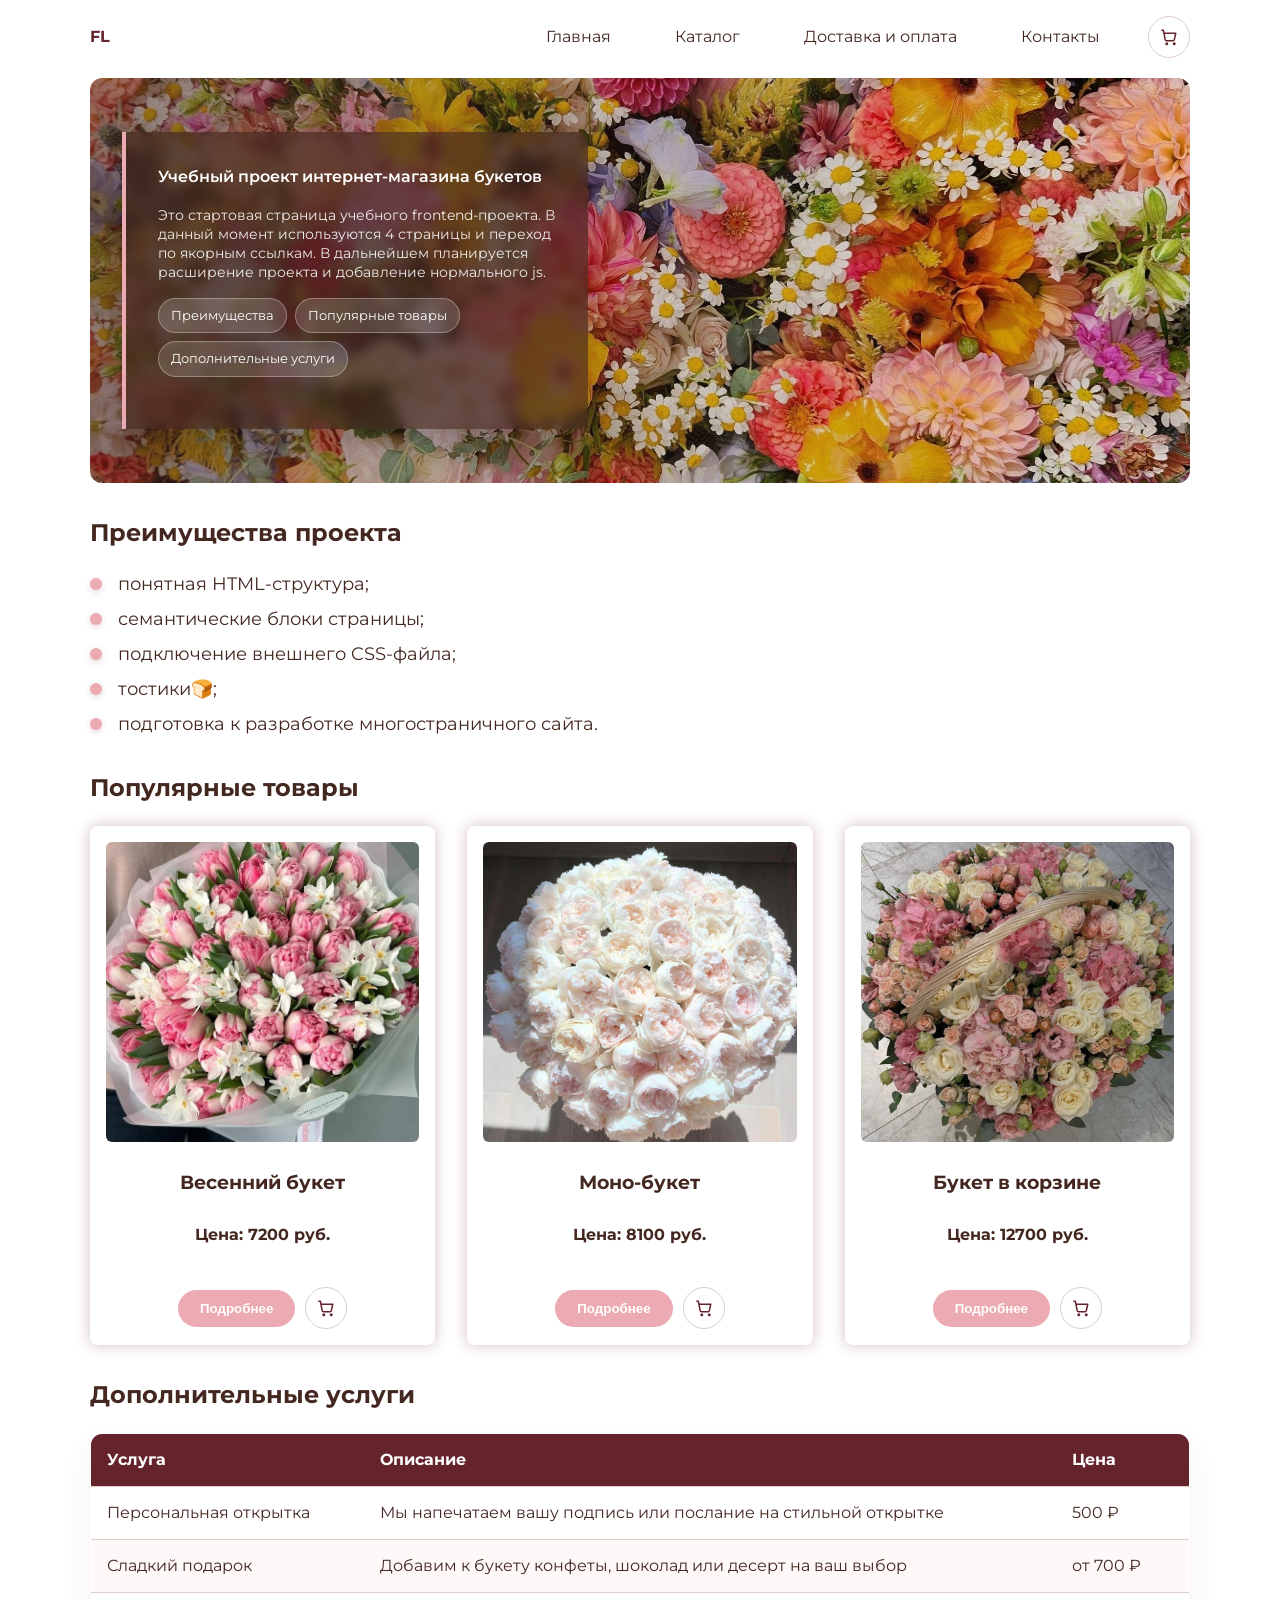
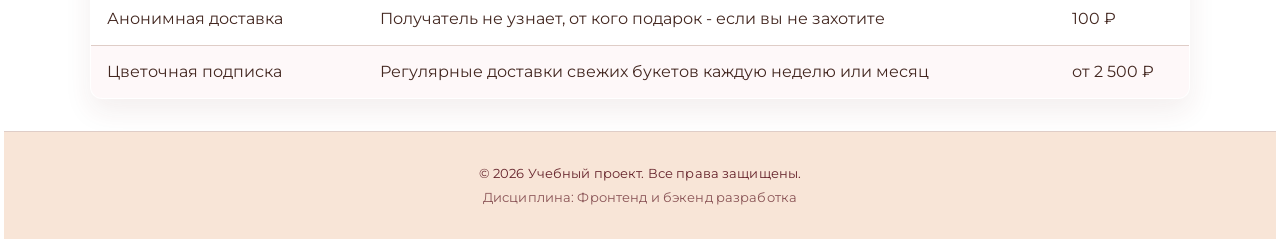
<file: index.html>
<!DOCTYPE html>
<html lang="ru">
  <head>
    <meta charset="UTF-8" />
    <meta name="viewport" content="width=device-width, initial-scale=1.0" />
    <title>Учебный интернет-магазин цветов</title>
    <link href="https://fonts.googleapis.com/css2?family=Montserrat:wght@300;400;700&display=swap" rel="stylesheet" />
    <link rel="stylesheet" href="css/style.css" />
    <link rel="icon" href="images/icon.png" type="image/png" />
    <script src="js/main.js" defer></script>
    <meta property="og:type" content="website" />
    <meta property="og:title" content="Учебный интернет-магазин цветов" />
    <meta property="og:description" content="Учебный frontend-проект интернет-магазина цветов." />
    <meta property="og:image" content="https://menvika.github.io/kr1-html-css-shop/images/сatalog.jpg" />
  </head>
  <body>
    <svg class="icon-sprite" aria-hidden="true" focusable="false" style="display: none">
      <symbol id="icon-cart" viewBox="0 0 24 24" fill="none" stroke="currentColor" stroke-width="2" stroke-linecap="round" stroke-linejoin="round">
        <circle cx="9" cy="21" r="1"></circle>
        <circle cx="19" cy="21" r="1"></circle>
        <path d="M2.5 3h2l2.4 12.4a2 2 0 0 0 2 1.6h8.2a2 2 0 0 0 2-1.6L21 7H6"></path>
      </symbol>
    </svg>
    <header>
      <div class="site-header">
        <nav class="site-nav" aria-label="Основная навигация">
          <a class="site-logo" href="index.html">FL</a>
          <ul class="site-nav__list">
            <li><a href="index.html">Главная</a></li>
            <li><a href="catalog.html">Каталог</a></li>
            <li><a href="dostav.html">Доставка и оплата</a></li>
            <li><a href="contacts.html">Контакты</a></li>
            <li>
              <button class="cart-button" type="button" id="header-basket" aria-label="Корзина">
                <svg viewBox="0 0 24 24" aria-hidden="true"><use href="#icon-cart"></use></svg>
              </button>
            </li>
          </ul>
        </nav>
      </div>
    </header>
    <main>
      <section class="hero">
        <section class="hero-image">
          <div class="hero-content">
            <div class="hero-desc">
              <h1 class="hero-title">Учебный проект интернет-магазина букетов</h1>
              <p>
                Это стартовая страница учебного frontend-проекта. В данный момент
                используются 4 страницы и переход по якорным ссылкам. В
                дальнейшем планируется расширение проекта и добавление нормального
                js.
              </p>
            </div>

            <nav class="hero-links">
              <ul>
                <li><a href="index.html#advantages">Преимущества</a></li>
                <li><a href="index.html#popular">Популярные товары</a></li>
                <li><a href="index.html#dopoln">Дополнительные услуги</a></li>
              </ul>
            </nav>
          </div>
        </section>
      </section>

      <section class="section" id="advantages">
        <h2>Преимущества проекта</h2>

        <ul class="advantages-list">
          <li>понятная HTML-структура;</li>
          <li>семантические блоки страницы;</li>
          <li>подключение внешнего CSS-файла;</li>
          <li>тостики🍞;</li>
          <li>подготовка к разработке многостраничного сайта.</li>
        </ul>
      </section>

      <section class="section" id="popular">
        <h2>Популярные товары</h2>

        <div class="products-grid">
          <article class="product-card">
            <img src="images/fl1.jpg" class="product-card__image" alt="Весенний букет" />
            <h3>Весенний букет</h3>
            <p class="product-price">Цена: 7200 руб.</p>
            <div class="product-card__actions"> 
              <button class="button product-card__button" type="button" data-product="Весенний букет"> Подробнее </button> 
              <button class="cart-button" type="button" aria-label="Корзина">
                <svg viewBox="0 0 24 24" aria-hidden="true"><use href="#icon-cart"></use></svg>
              </button>
            </div>
          </article>

          <article class="product-card">
            <img src="images/fl2.jpg" class="product-card__image" alt="Моно-букет" />
            <h3>Моно-букет</h3>
            <p class="product-price">Цена: 8100 руб.</p>
            <div class="product-card__actions"> 
              <button class="button product-card__button" type="button" data-product="Моно-букет"> Подробнее </button> 
             <button class="cart-button" type="button" aria-label="Корзина">
                <svg viewBox="0 0 24 24" aria-hidden="true"><use href="#icon-cart"></use></svg>
              </button>
            </div>
          </article>

          <article class="product-card">
            <img src="images/fl3.jpg" class="product-card__image" alt="Букет в корзине" />
            <h3>Букет в корзине</h3>
            <p class="product-price">Цена: 12700 руб.</p>
            <div class="product-card__actions"> 
              <button class="button product-card__button" type="button" data-product="Букет в корзине"> Подробнее </button> 
              <button class="cart-button" type="button" aria-label="Корзина">
                <svg viewBox="0 0 24 24" aria-hidden="true"><use href="#icon-cart"></use></svg>
              </button>
            </div>
          </article>
        </div>
      </section>

      <div class="toast" id="toast" role="status" aria-live="polite">
        <img class="toast__image" src="images/cat_toast1.gif" alt="">
        <span class="toast__text" id="toast-text"></span>
      </div>

      <section id="dopoln" class="section">
        <h2>Дополнительные услуги</h2>

        <table class="services-table">
          <thead>
            <tr>
              <th>Услуга</th>
              <th>Описание</th>
              <th>Цена</th>
            </tr>
          </thead>

          <tbody>
            <tr>
              <td>Персональная открытка</td>
              <td>Мы напечатаем вашу подпись или послание на стильной открытке</td>
              <td>500 ₽</td>
            </tr>

            <tr>
              <td>Сладкий подарок</td>
              <td>Добавим к букету конфеты, шоколад или десерт на ваш выбор</td>
              <td>от 700 ₽</td>
            </tr>

            <tr>
              <td>Анонимная доставка</td>
              <td>Получатель не узнает, от кого подарок - если вы не захотите</td>
              <td>100 ₽</td>
            </tr>

            <tr>
              <td>Цветочная подписка</td>
              <td>Регулярные доставки свежих букетов каждую неделю или месяц</td>
              <td>от 2 500 ₽</td>
            </tr>
          </tbody>
        </table>
      </section>

      <footer>
        <p>&copy; 2026 Учебный проект. Все права защищены.</p>
        <p>Дисциплина: Фронтенд и бэкенд разработка</p>
      </footer>
    </main>
  </body>
</html>
</file>
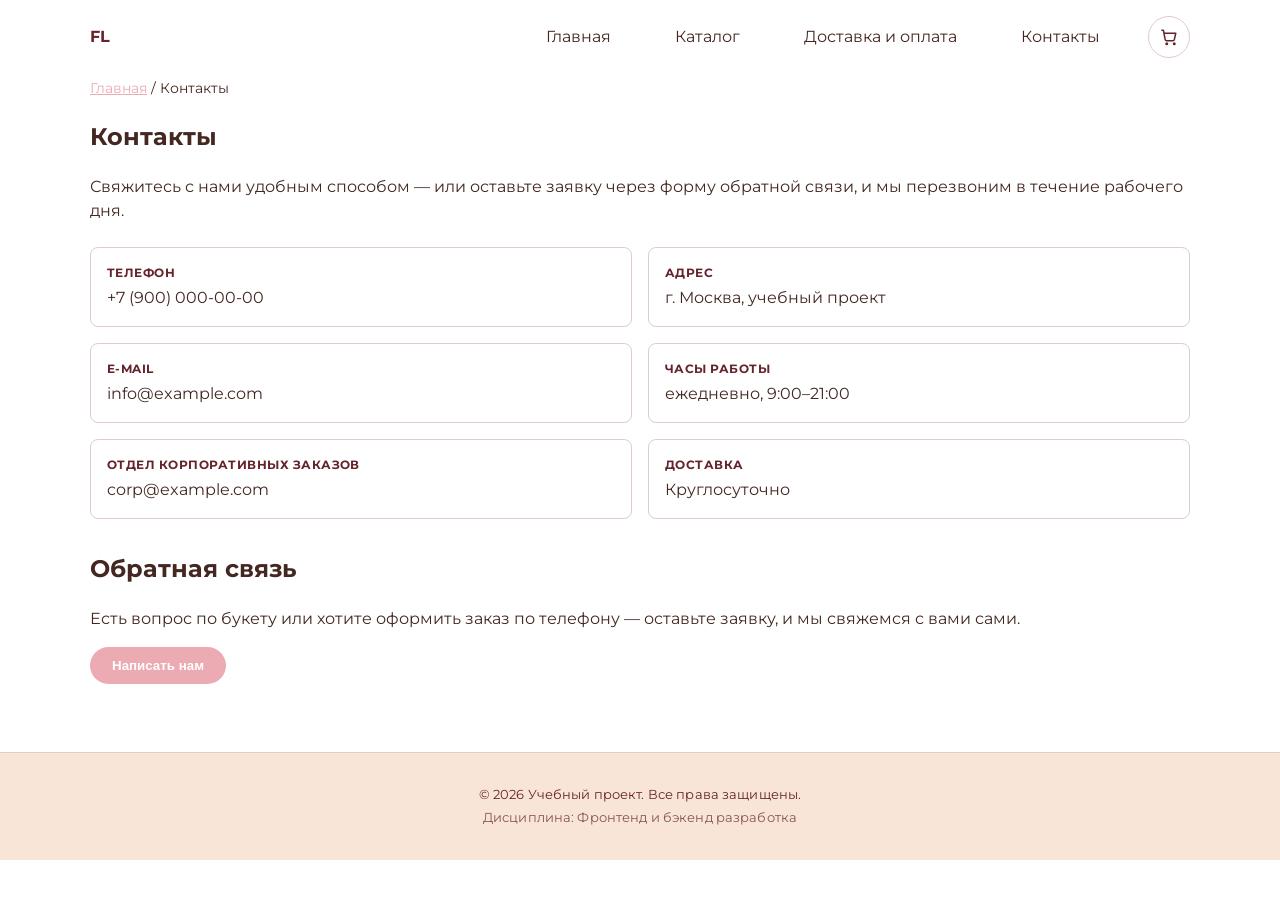
<file: contacts.html>
<!DOCTYPE html>
<html lang="ru">
<head>
  <meta charset="UTF-8">
  <meta name="viewport" content="width=device-width, initial-scale=1.0">
  <meta name="description" content="Контактная информация учебного интернет-магазина.">
  <title>Контакты — Учебный интернет-магазин</title>
  <link href="https://fonts.googleapis.com/css2?family=Montserrat:wght@300;400;700&display=swap" rel="stylesheet">
  <link rel="stylesheet" href="css/style.css">
  <link rel="icon" href="images/icon.png" type="image/png">
  <script src="js/main.js" defer></script>
  <meta property="og:type" content="website">
  <meta property="og:title" content="Учебный интернет-магазин">
  <meta property="og:description" content="Учебный frontend-проект интернет-магазина.">
  <meta property="og:image" content="https://menvika.github.io/kr1-html-css-shop/images/сatalog.jpg">
</head>
<body data-page="contacts">
  <svg class="icon-sprite" aria-hidden="true" focusable="false" style="display: none">
    <symbol id="icon-cart" viewBox="0 0 24 24" fill="none" stroke="currentColor" stroke-width="2" stroke-linecap="round" stroke-linejoin="round">
      <circle cx="9" cy="21" r="1"></circle>
      <circle cx="19" cy="21" r="1"></circle>
      <path d="M2.5 3h2l2.4 12.4a2 2 0 0 0 2 1.6h8.2a2 2 0 0 0 2-1.6L21 7H6"></path>
    </symbol>
  </svg>
  <header>
    <div class="site-header">
        <nav class="site-nav" aria-label="Основная навигация">
          <a class="site-logo" href="index.html">FL</a>
          <ul class="site-nav__list">
            <li><a href="index.html">Главная</a></li>
            <li><a href="catalog.html">Каталог</a></li>
            <li><a href="dostav.html">Доставка и оплата</a></li>
            <li><a href="contacts.html">Контакты</a></li>
            <li>
              <button class="cart-button" type="button" id="header-basket"aria-label="Корзина">
                <svg viewBox="0 0 24 24" aria-hidden="true"><use href="#icon-cart"></use></svg>
              </button>
            </li>
          </ul>
        </nav>
      </div>
  </header>

  <main>
    <nav class="breadcrumbs" aria-label="Хлебные крошки">
      <a href="index.html">Главная</a>
      <span>/ Контакты</span>
    </nav>

    <section class="section">
      <h1>Контакты</h1>
      <p>
        Свяжитесь с нами удобным способом — или оставьте заявку через форму
        обратной связи, и мы перезвоним в течение рабочего дня.
      </p>

      <ul class="contact-list">
        <li>
          <span class="contact-list__label">Телефон</span>
          <a href="tel:+79000000000">+7 (900) 000-00-00</a>
        </li>
        <li>
          <span class="contact-list__label">Адрес</span>
          г. Москва, учебный проект
        </li>
        <li>
          <span class="contact-list__label">E-mail</span>
          <a href="mailto:info@example.com">info@example.com</a>
        </li>
        <li>
          <span class="contact-list__label">Часы работы</span>
          ежедневно, 9:00–21:00
        </li>
        <li>
          <span class="contact-list__label">Отдел корпоративных заказов</span>
          <a href="mailto:corp@example.com">corp@example.com</a>
        </li>
        <li>
          <span class="contact-list__label">Доставка</span>
          Круглосуточно</a>
        </li>
      </ul>
    </section>

    <section class="section" id="feedback">
      <h2>Обратная связь</h2>
      <p>
        Есть вопрос по букету или хотите оформить заказ по телефону —
        оставьте заявку, и мы свяжемся с вами сами.
      </p>

      <button type="button" class="button" id="open-order-dialog">Написать нам</button>
    </section>
  </main>

  <dialog class="order-dialog" id="contact-order-dialog" aria-labelledby="contact-order-dialog-title">
    <div class="order-dialog__body">
      <button class="dialog-close" type="button" id="close-contact-order-dialog" aria-label="Закрыть">×</button>

      <p class="dialog-eyebrow">Обратная связь</p>
      <h2 id="contact-order-dialog-title">Оставить заявку</h2>
      <p class="order-dialog__lead">Заполните форму — ответим по указанному телефону или почте.</p>

      <form class="order-form" id="contact-order-form" action="#" method="post" novalidate>
        <div class="form-field">
          <label for="order-name">Имя</label>
          <input id="order-name" name="name" type="text" placeholder="Введите ваше имя" minlength="2" autocomplete="given-name" required>
        </div>

        <div class="form-field">
          <label for="order-email">E-mail</label>
          <input id="order-email" name="email" type="email" placeholder="example@mail.ru" autocomplete="email" required>
        </div>

        <div class="form-field">
          <label for="order-phone">Телефон</label>
          <input id="order-phone" name="phone" type="tel" inputmode="tel" placeholder="+7 (900) 000-00-00" pattern="^\+7 \(\d{3}\) \d{3}-\d{2}-\d{2}$" required>
          <small>Формат: +7 (900) 000-00-00</small>
        </div>

        <div class="form-field">
          <label for="order-date">Дата связи</label>
          <input id="order-date" name="date" type="date">
        </div>

        <div class="form-field">
          <label for="order-comment">Комментарий</label>
          <textarea id="order-comment" name="comment" rows="4" placeholder="Укажите дополнительную информацию"></textarea>
        </div>

        <div class="form-field form-field--checkbox">
          <label>
            <input id="order-agreement" name="agreement" type="checkbox" required> Я согласен на обработку данных
          </label>
        </div>

        <div class="form-actions">
          <button type="submit" class="button">Отправить заявку</button>
        </div>
      </form>
    </div>
     <div id="success-message" class="success-message" hidden>
      <strong>Заявка успешно отправлена!</strong>
      <p>Спасибо! Мы свяжемся с вами в ближайшее время.</p>
    </div>
  </dialog>

  <footer>
    <p>&copy; 2026 Учебный проект. Все права защищены.</p>
    <p>Дисциплина: Фронтенд и бэкенд разработка</p>
  </footer>
</body>
</html>
</file>
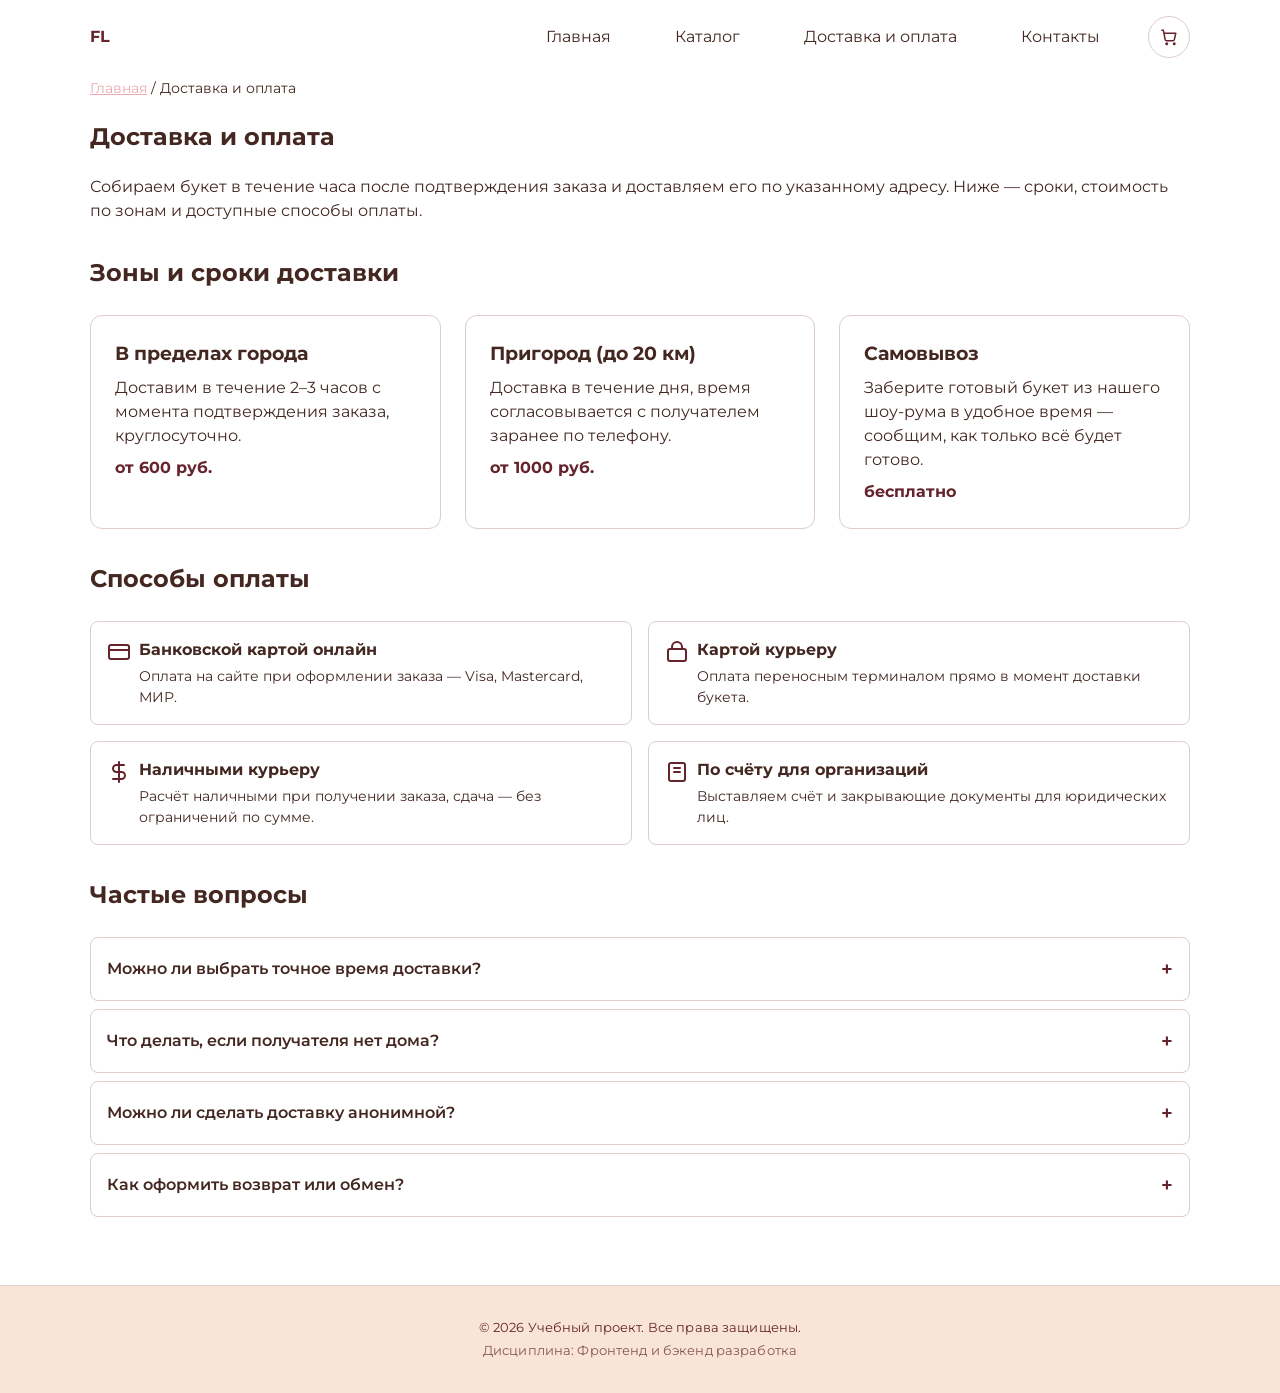
<file: dostav.html>
<!DOCTYPE html>
<html lang="ru">
<head>
  <meta charset="UTF-8">
  <meta name="viewport" content="width=device-width, initial-scale=1.0">
  <meta name="description" content="Условия доставки и способы оплаты учебного интернет-магазина цветов.">
  <title>Доставка и оплата — Учебный интернет-магазин</title>
  <link href="https://fonts.googleapis.com/css2?family=Montserrat:wght@300;400;700&display=swap" rel="stylesheet">
  <link rel="stylesheet" href="css/style.css">
  <link rel="icon" href="images/icon.png" type="image/png">
  <script src="js/main.js" defer></script>
  <meta property="og:type" content="website">
  <meta property="og:title" content="Учебный интернет-магазин">
  <meta property="og:description" content="Учебный frontend-проект интернет-магазина.">
  <meta property="og:image" content="https://menvika.github.io/kr1-html-css-shop/images/сatalog.jpg">
</head>
<body>
  <svg class="icon-sprite" aria-hidden="true" focusable="false" style="display: none">
    <symbol id="icon-cart" viewBox="0 0 24 24" fill="none" stroke="currentColor" stroke-width="2" stroke-linecap="round" stroke-linejoin="round">
      <circle cx="9" cy="21" r="1"></circle>
      <circle cx="19" cy="21" r="1"></circle>
      <path d="M2.5 3h2l2.4 12.4a2 2 0 0 0 2 1.6h8.2a2 2 0 0 0 2-1.6L21 7H6"></path>
    </symbol>
  </svg>
  <header>
    <div class="site-header">
        <nav class="site-nav" aria-label="Основная навигация">
          <a class="site-logo" href="index.html">FL</a>
          <ul class="site-nav__list">
            <li><a href="index.html">Главная</a></li>
            <li><a href="catalog.html">Каталог</a></li>
            <li><a href="dostav.html">Доставка и оплата</a></li>
            <li><a href="contacts.html">Контакты</a></li>
            <li>
              <button class="cart-button" type="button" id="header-basket" aria-label="Корзина">
                <svg viewBox="0 0 24 24" aria-hidden="true"><use href="#icon-cart"></use></svg>
              </button>
            </li>
          </ul>
        </nav>
      </div>
  </header>

  <main>
    <nav class="breadcrumbs" aria-label="Хлебные крошки">
      <a href="index.html">Главная</a>
      <span>/ Доставка и оплата</span>
    </nav>

    <section class="section">
      <h1>Доставка и оплата</h1>
      <p>
        Собираем букет в течение часа после подтверждения заказа и доставляем
        его по указанному адресу. Ниже — сроки, стоимость по зонам и доступные
        способы оплаты.
      </p>
    </section>

    <section class="section" id="delivery">
      <h2>Зоны и сроки доставки</h2>

      <div class="info-grid">
        <div class="info-card">
          <h3>В пределах города</h3>
          <p>Доставим в течение 2–3 часов с момента подтверждения заказа, круглосуточно.</p>
          <span class="info-card__price">от 600 руб.</span>
        </div>
    
        <div class="info-card">
          <h3>Пригород (до 20 км)</h3>
          <p>Доставка в течение дня, время согласовывается с получателем заранее по телефону.</p>
          <span class="info-card__price">от 1000 руб.</span>
        </div>

        <div class="info-card">
          <h3>Самовывоз</h3>
          <p>Заберите готовый букет из нашего шоу-рума в удобное время — сообщим, как только всё будет готово.</p>
          <span class="info-card__price">бесплатно</span>
        </div>
      </div>
    </section>

    <section class="section" id="payment">
      <h2>Способы оплаты</h2>

      <ul class="payment-methods">
        <li>
          <svg viewBox="0 0 24 24" fill="none" stroke="currentColor" stroke-width="2" stroke-linecap="round" stroke-linejoin="round">
            <rect x="2" y="5" width="20" height="14" rx="2"></rect>
            <line x1="2" y1="10" x2="22" y2="10"></line>
          </svg>
          <div>
            <h3>Банковской картой онлайн</h3>
            <p>Оплата на сайте при оформлении заказа — Visa, Mastercard, МИР.</p>
          </div>
        </li>

        <li>
          <svg viewBox="0 0 24 24" fill="none" stroke="currentColor" stroke-width="2" stroke-linecap="round" stroke-linejoin="round">
            <path d="M17 9V7a5 5 0 0 0-10 0v2"></path>
            <rect x="3" y="9" width="18" height="12" rx="2"></rect>
          </svg>
          <div>
            <h3>Картой курьеру</h3>
            <p>Оплата переносным терминалом прямо в момент доставки букета.</p>
          </div>
        </li>

        <li>
          <svg viewBox="0 0 24 24" fill="none" stroke="currentColor" stroke-width="2" stroke-linecap="round" stroke-linejoin="round">
            <path d="M12 2v20M17 5H9.5a3.5 3.5 0 0 0 0 7h5a3.5 3.5 0 0 1 0 7H6"></path>
          </svg>
          <div>
            <h3>Наличными курьеру</h3>
            <p>Расчёт наличными при получении заказа, сдача — без ограничений по сумме.</p>
          </div>
        </li>

        <li>
          <svg viewBox="0 0 24 24" fill="none" stroke="currentColor" stroke-width="2" stroke-linecap="round" stroke-linejoin="round">
            <rect x="4" y="3" width="16" height="18" rx="2"></rect>
            <line x1="9" y1="8" x2="15" y2="8"></line>
            <line x1="9" y1="12" x2="15" y2="12"></line>
          </svg>
          <div>
            <h3>По счёту для организаций</h3>
            <p>Выставляем счёт и закрывающие документы для юридических лиц.</p>
          </div>
        </li>
      </ul>
    </section>

    <section class="section" id="faq">
      <h2>Частые вопросы</h2>

      <div class="faq-list">
        <details class="faq-item">
          <summary>Можно ли выбрать точное время доставки?</summary>
          <p>Да, при оформлении заявки укажите желаемую дату и добавьте время в комментарии — мы согласуем его с курьером.</p>
        </details>

        <details class="faq-item">
          <summary>Что делать, если получателя нет дома?</summary>
          <p>Курьер свяжется по указанному телефону, чтобы уточнить новое время или адрес доставки.</p>
        </details>

        <details class="faq-item">
          <summary>Можно ли сделать доставку анонимной?</summary>
          <p>Да, эта услуга указана в разделе «Дополнительные услуги» на главной странице — получатель не узнает, от кого букет.</p>
        </details>

        <details class="faq-item">
          <summary>Как оформить возврат или обмен?</summary>
          <p>Свяжитесь с нами через страницу «Контакты» в течение суток с момента доставки — поможем решить вопрос.</p>
        </details>
      </div>
    </section>
  </main>

  <footer>
    <p>&copy; 2026 Учебный проект. Все права защищены.</p>
    <p>Дисциплина: Фронтенд и бэкенд разработка</p>
  </footer>
</body>
</html>
</file>
<file: css/style.css>
/* ===============================
   1. Переменные проекта
   =============================== */

:root {
  /* Основные цвета проекта */
  --color-bg: #ffffff;
  --color-text: #432720;
  --color-black: #000000;
  --color-primary: #ecaab2;
  --color-primary-dark: #65232b;
  --color-border: #dfcdc7;
  --color-surface: #ffffff;
  --color-surface-accent: #eef5ff;
  --color-danger: #7e212c;
  --color-success: #4cab60;
  --color-success-bg: #eefaf0;
  --color-white: #ffffff;
  --color-ivory: #f8e5d7;

  /* Отступы */
  --space-xs: 4px;
  --space-sm: 8px;
  --space-md: 16px;
  --space-lg: 24px;
  --space-xl: 32px;

  /* Скругления */
  --radius-sm: 6px;
  --radius-md: 8px;
  --radius-lg: 12px;

  /* Размеры */
  --container-width: 1100px;
  --icon-button-size: 42px;
  --icon-size: 18px;
  --product-image-height: 300px;
  --product-image-height-md: 180px;
  --product-image-height-sm: 160px;
  --toast-image-size: 40px;
  --toast-padding: 10px 20px 10px 10px;
  --gap-sm: 10px;
  --dialog-pop-translate: 10px;
  --shadow-xl: 0 10px 30px rgba(0, 0, 0, 0.2);
}


/* ===============================
   2. Базовые стили
   =============================== */

* {
  box-sizing: border-box;
}

body {
  margin: 0;
  font-family: 'Montserrat', system-ui, -apple-system, 'Segoe UI', Roboto,
    'Helvetica Neue', Arial, sans-serif;
  line-height: 1.5;
  color: var(--color-text);
  background-color: var(--color-bg);
}

html {
  scroll-behavior: smooth;
}


/* ===============================
   3. Общие элементы интерфейса
   =============================== */

a {
  color: var(--color-primary);
}

a:hover {
  color: var(--color-primary-dark);
}

a:focus-visible {
  outline: 2px solid var(--color-primary);
  outline-offset: 3px;
}


/* ===============================
   4. Шапка сайта
   =============================== */

header,
footer {
  padding: var(--space-md);
}

header {
  background-color: var(--color-surface);
}

footer {
  margin-top: var(--space-xl);
  padding: var(--space-xl) var(--space-md);
  background-color: var(--color-ivory);
  border-top: 1px solid var(--color-border);
  text-align: center;
}

footer p {
  margin: 0 0 var(--space-xs);
  font-size: 13px;
  color: var(--color-primary-dark);
  letter-spacing: 0.01em;
}

footer p:last-child {
  margin-bottom: 0;
  opacity: 0.75;
}

.site-header {
  max-width: var(--container-width);
  margin: 0 auto;
}

.site-nav {
  display: flex;
  align-items: center;
  justify-content: space-between;
  gap: var(--space-lg);
}

.site-logo {
  display: inline-flex;
  align-items: center;
  font-weight: bold;
  text-decoration: none;
  color: var(--color-primary-dark);
  float: none;
}

.site-nav__list {
  display: flex;
  flex-wrap: wrap;
  justify-content: flex-end;
  align-items: center;
  gap: var(--space-xl);
  padding: 0;
  margin: 0;
  list-style: none;
}

.site-nav__list a {
  display: inline-block;
  padding: var(--space-sm) var(--space-md);
  color: var(--color-text);
  text-decoration: none;
  border-radius: var(--radius-sm);
}

.site-nav__list a:hover {
  color: var(--color-primary-dark);
  background-color: var(--color-white);
}

.site-nav__list li {
  display: flex;
  align-items: center;
}

.cart-button {
  flex-shrink: 0;
  display: inline-flex;
  align-items: center;
  justify-content: center;
  width: var(--icon-button-size);
  height: var(--icon-button-size);
  padding: 0;
  border: 1px solid var(--color-border);
  border-radius: 50%;
  background-color: var(--color-white);
  color: var(--color-primary-dark);
  cursor: pointer;
  transition: 0.2s;
}

.cart-button svg {
  width: var(--icon-size);
  height: var(--icon-size);
  stroke: currentColor;
  fill: none;
  stroke-width: 2;
  stroke-linecap: round;
  stroke-linejoin: round;
}

.cart-button:hover {
  background-color: var(--color-primary);
  border-color: var(--color-primary);
  color: var(--color-white);
}

.cart-button:focus-visible {
  outline: 2px solid var(--color-primary);
  outline-offset: 3px;
}


/* ===============================
   5. Основной контент
   =============================== */

main {
  padding: var(--space-xs);
}


/* ===============================
   6. Hero-блок с фотографией
   =============================== */

.hero {
  max-width: var(--container-width);
  margin: 0 auto var(--space-xl);
  padding: 0;
  border-radius: var(--radius-lg);
}
.hero-links {
  margin-top: var(--space-md);
}

.hero-image {
  position: relative;
  max-width: var(--container-width);
  min-height: clamp(320px, 45vh, 600px);
  background-image: url('../images/flowers.jpg');
  background-repeat: no-repeat;
  background-position: center;
  background-size: cover;
  border-radius: var(--radius-lg);
  display: flex;
  align-items: center;
  justify-content: flex-start;
  padding: clamp(var(--radius-lg), 4vw, var(--space-xl));
  overflow: hidden;
}

.hero-image::before {
  content: "";
  position: absolute;
  inset: 0;

  background: linear-gradient(
    90deg,
    rgba(67, 39, 32, 0.55) 0%,
    rgba(67, 39, 32, 0.25) 45%,
    rgba(67, 39, 32, 0.05) 100%
  );

  border-radius: var(--radius-lg);
}


/* ===============================
   7. Текст на фотографии
   =============================== */

.hero-content {
  position: relative;
  z-index: 1;
  max-width: clamp(220px, 45%, 560px);
  padding: clamp(var(--radius-lg), 3vw, 32px);
  text-align: left;
  color: var(--color-white);
  background: rgba(67, 39, 32, 0.65);
  backdrop-filter: blur(6px);
  border-left: 4px solid var(--color-primary);
  border-radius: 0 var(--radius-lg) var(--radius-lg) 0;
  box-shadow: 0 var(--radius-lg) 35px rgba(0, 0, 0, 0.2);
}

.hero-content h1 {
  margin: 0 0 16px;
  font-size: 16px;
  line-height: 1.6;
  font-weight: 600;
}

.hero-content p {
  margin: 0 0 20px;
  font-size: 16px;
  line-height: 1.6;
  color: rgba(255, 255, 255, 0.9);
}

.hero-desc p {
  margin: 0;
  line-height: 1.35;
  font-size: clamp(13px, 1.1vw, 15px);
}

.hero-content ul {
  display: flex;
  flex-wrap: wrap;
  gap: 8px;
  padding: 0;
  margin: 0 0 20px;
  list-style: none;
}

.hero-content li {
  margin: 0;
}

.hero-content li a {
  display: inline-block;
  padding: 7px var(--radius-lg);
  color: var(--color-white);
  background: rgba(255, 255, 255, 0.15);
  border: 1px solid rgba(255, 255, 255, 0.3);
  border-radius: 20px;
  text-decoration: none;
  font-size: 13px;
  transition: 0.2s;
}

.hero-content li a:hover {
  background: var(--color-primary);
  color: var(--color-white);
}


/* ===============================
   8. Кнопка
   =============================== */

.button {
  display: inline-block;

  padding: 11px 22px;
  color: var(--color-white);
  background-color: var(--color-primary);
  text-decoration: none;
  border: none;
  border-radius: 20px;
  cursor: pointer;
  font-weight: 600;
  transition: 0.2s;
}

.button:hover {
  background-color: var(--color-primary-dark);
  color: var(--color-white);
}

.button:focus-visible {
  outline: 2px solid var(--color-primary);
  outline-offset: 3px;
}

.button:disabled {
  opacity: 0.6;
  cursor: not-allowed;
}


/* ===============================
   9. Общие разделы
   =============================== */

.section {
  max-width: var(--container-width);
  margin: 0 auto var(--space-xl);
}

.section h2 {
  margin-top: 0;
}

.services-table {
  width: 100%;
  border-collapse: collapse;
  overflow: hidden;
  background-color: var(--color-surface);
  border: 1px solid var(--color-border);
  border-radius: var(--radius-lg);
  box-shadow: 0 var(--radius-lg) 28px rgba(101, 35, 43, 0.08);
}

.services-table th,
.services-table td {
  padding: 14px 16px;
  text-align: left;
  border-bottom: 1px solid var(--color-border);
  vertical-align: top;
}

.services-table thead th {
  background-color: var(--color-primary-dark);
  color: var(--color-white);
  font-weight: 700;
}

.services-table tbody tr:nth-child(even) {
  background-color: rgba(236, 170, 178, 0.08);
}

.services-table tbody tr:hover {
  background-color: rgba(236, 170, 178, 0.14);
}

.services-table tbody tr:last-child td {
  border-bottom: none;
}

.advantages-list {
  list-style: none;
  padding: 0;
  margin: 0;
  font-size: large;
}

.advantages-list li {
  position: relative;
  padding-left: 28px;
  margin-bottom: var(--space-sm);
}

.advantages-list li::before {
  content: "";
  position: absolute;
  left: 0;
  top: 50%;
  transform: translateY(-50%);
  width: var(--radius-lg);
  height: var(--radius-lg);
  border-radius: 50%;
  background: var(--color-primary);
  box-shadow: 0 2px 6px rgba(102, 34, 40, 0.18);
}


/* ===============================
   10. Карточки товаров
   =============================== */

.product-card {
  display: flex;
  flex-direction: column;
  gap: var(--space-sm);
  margin-bottom: 0;
  padding: var(--space-md);
  border-radius: var(--radius-md);
  box-shadow: 0 0 15px #65232b4b;
  background-color: var(--color-bg);
  text-align: center;
}
.product-price {
  font-weight: bold;
  margin-top: auto;
}

.product-card .button {
  margin-top: auto;
  align-self: center;
  text-align: center;
  font-weight: bold;
}


/* ===============================
   11. Сетка товаров
   =============================== */

.products-grid {
  display: grid;
  grid-template-columns: repeat(3, 1fr);
  gap: var(--space-xl);
}

img {
  max-width: 100%;
  height: auto;
  display: block;
}

.product-card img {
  width: 100%;
  height: var(--product-image-height);
  object-fit: cover;
  border-radius: calc(var(--radius-md) - 2px);
}

.catalog-products img,
.catalog-filters img {
  width: 100%;
  height: auto;
  object-fit: cover;
}

.hero-image img {
  width: 100%;
  height: 100%;
  object-fit: cover;
  display: block;
}

@media (max-width: 900px) {
  .product-card img {
    height: var(--product-image-height-md);
  }
}

@media (max-width: 600px) {
  .product-card img {
    height: var(--product-image-height-sm);
  }
  .products-grid {
    grid-template-columns: 1fr;
  }
}

.product-card__actions {
  display: flex;
  align-items: center;
  justify-content: center;
  gap: var(--gap-sm);
  margin-top: var(--space-md);
}

.product-card__actions .button {
  margin: 0;
}

.cart-button.is-added {
  background-color: var(--color-success);
  border-color: var(--color-success);
  color: var(--color-white);
}

/* тостики */
.toast {
  position: fixed;
  right: var(--space-lg);
  bottom: var(--space-lg);
  z-index: 100;
  display: flex;
  align-items: center;
  gap: var(--radius-lg);
  padding: var(--toast-padding);
  border-radius: var(--radius-md);
  background-color: var(--color-primary-dark);
  color: var(--color-white);
  font-size: 14px;
  font-weight: 600;
  box-shadow: var(--shadow-xl);
  opacity: 0;
  visibility: hidden;
  transform: translateY(var(--space-md));
  transition: opacity 0.25s ease, transform 0.25s ease, visibility 0.25s;
}

.toast.is-visible {
  opacity: 1;
  visibility: visible;
  transform: translateY(0);
}

.toast__image {
  flex-shrink: 0;
  width: var(--toast-image-size);
  height: var(--toast-image-size);
  object-fit: cover;
}

/* ===============================
   12. Дополнительный информационный блок
   =============================== */

.aside-info {
  max-width: var(--container-width);
  margin: 0 auto var(--space-xl);
  padding: var(--space-md);
  border-left: 4px solid var(--color-primary);
  background-color: var(--color-surface);
}


/* ===============================
   13. Форма
   =============================== */

.order-dialog,
.product-dialog {
  width: min(100% - 32px, 560px);
  padding: 0;
  border: none;
  position: relative;
  border-radius: var(--radius-lg);
  background: var(--color-bg);
  box-shadow: 0 25px 60px rgba(67, 39, 32, 0.28);
}

.order-dialog::backdrop,
.product-dialog::backdrop {
  background-color: rgba(67, 39, 32, 0.45);
  backdrop-filter: blur(2px);
}

@keyframes dialog-pop {
  from {
    opacity: 0;
    transform: translateY(10px) scale(0.98);
  }
  to {
    opacity: 1;
    transform: translateY(0) scale(1);
  }
}

.product-dialog__body,
.order-dialog__body {
  position: relative;
  padding: var(--space-lg);
}

.product-dialog__image {
  width: 100%;
  height: 260px;
  object-fit: cover;
  border-radius: var(--radius-md);
  margin-bottom: var(--space-md);
}

.product-dialog__content {
  display: grid;
  gap: var(--space-sm);
}

.dialog-eyebrow {
  margin: 0;
  font-size: var(--radius-lg);
  font-weight: 700;
  letter-spacing: 0.08em;
  text-transform: uppercase;
  color: var(--color-primary-dark);
}

.product-dialog__content h2,
.order-dialog__body h2 {
  margin: 4px 0 0;
}

.product-dialog__content p {
  margin: 0;
}

.order-dialog__lead {
  margin: 8px 0 20px;
  color: var(--color-text);
  font-size: 14px;
}

.product-dialog__meta {
  display: flex;
  align-items: center;
  justify-content: space-between;
  gap: var(--space-md);
  margin-top: var(--space-sm);
}

.dialog-close {
  position: absolute;
  top: var(--radius-lg);
  right: var(--radius-lg);
  width: 34px;
  height: 34px;
  border: none;
  border-radius: 50%;
  background: rgba(101, 35, 43, 0.08);
  color: var(--color-primary-dark);
  font-size: 1.5rem;
  line-height: 1;
  cursor: pointer;
  transition: 0.2s;
}

.dialog-close:hover {
  background: var(--color-primary);
  color: var(--color-white);
}

.dialog-close:focus-visible {
  outline: 2px solid var(--color-primary);
  outline-offset: 3px;
}

.form-field {
  margin-bottom: var(--space-md);
}

.form-field label {
  display: block;
  margin-bottom: var(--space-xs);
}

.form-field input,
.form-field select,
.form-field textarea {
  width: 100%;
  padding: 10px var(--radius-lg);
  border: 1px solid var(--color-border);
  border-radius: var(--radius-sm);
  font: inherit;
}

.form-field input[type="checkbox"] {
  width: auto;
}

.form-field small {
  display: block;
  margin-top: var(--space-xs);
  color: var(--color-text);
}


/* ===============================
   14. Состояния формы
   =============================== */

.form-field input:hover,
.form-field select:hover,
.form-field textarea:hover {
  border-color: var(--color-primary);
}

.form-field input:focus-visible,
.form-field select:focus-visible,
.form-field textarea:focus-visible,
.form-actions button:focus-visible {
  outline: 2px solid var(--color-primary);
  outline-offset: 3px;
}

[aria-invalid="true"] {
  border-color: var(--color-danger);
}


/* ===============================
   15. Кнопки формы
   =============================== */

.form-actions {
  display: flex;
  gap: var(--radius-lg);
  margin-top: 20px;
}

.form-actions .button {
  width: 100%;
  padding: 13px 22px;
  text-align: center;
}


/* ===============================
   16. Список контактов
   =============================== */

.contact-list {
  list-style: none;
  margin: var(--space-lg) 0 0;
  padding: 0;
  display: grid;
  grid-template-columns: repeat(2, 1fr);
  gap: var(--space-md);
}

.contact-list li {
  padding: var(--space-md);
  border: 1px solid var(--color-border);
  border-radius: var(--radius-md);
  background-color: var(--color-surface);
}

.contact-list__label {
  display: block;
  margin-bottom: 4px;
  font-size: var(--radius-lg);
  font-weight: 700;
  letter-spacing: 0.04em;
  text-transform: uppercase;
  color: var(--color-primary-dark);
}

.contact-list a {
  color: var(--color-text);
  text-decoration: none;
}

.contact-list a:hover {
  color: var(--color-primary-dark);
  text-decoration: underline;
}

@media (max-width: 600px) {
  .contact-list {
    grid-template-columns: 1fr;
  }
}


/* ===============================
   17. Хлебные крошки
   =============================== */

.breadcrumbs {
  max-width: var(--container-width);
  margin: 0 auto var(--space-md);
  font-size: 14px;
  color: var(--color-text);
}

.breadcrumbs a {
  color: var(--color-primary);
}

.breadcrumbs__separator {
  margin: 0 6px;
  color: var(--color-text);
}

.breadcrumbs__current,
.breadcrumbs__product {
  color: var(--color-primary-dark);
  font-weight: 700;
}

.product-card--selected {
  border: 2px solid var(--color-primary);
  box-shadow: 0 0 0 4px rgba(236, 170, 178, 0.18), 0 0 15px rgba(101, 35, 43, 0.16);
}


/* ===============================
   18. Каталог
   =============================== */

.catalog-layout {
  max-width: var(--container-width);
  margin: 0 auto var(--space-xl);
  display: grid;
  grid-template-columns: 260px 1fr;
  grid-template-areas: "filters products";
  gap: var(--space-lg);
}

.catalog-filters {
  grid-area: filters;
  padding: var(--space-md);
  border: 1px solid var(--color-border);
  border-radius: var(--radius-md);
  background-color: var(--color-surface);
}

.catalog-products {
  grid-area: products;
}


/* ===============================
   19. Фильтры каталога
   =============================== */

.filters-form {
  display: grid;
  gap: var(--space-md);
}

.filters-form fieldset {
  margin: 0;
  padding: var(--space-md);

  border: 1px solid var(--color-border);
  border-radius: var(--radius-sm);
}

.filters-form legend {
  font-weight: 700;
}

.filters-form label {
  display: block;
  margin-bottom: var(--space-sm);
}

.filters-form input[type="number"] {
  width: 100%;
  padding: 8px 10px;
  border: 1px solid var(--color-border);
  border-radius: var(--radius-sm);
  font: inherit;
}


/* ===============================
   20. Якорные ссылки
   =============================== */

:target {
  outline: 2px dashed var(--color-primary);
  outline-offset: 4px;
}

/* ===============================
   21. Доставка и оплата
   =============================== */

.info-grid {
  display: grid;
  grid-template-columns: repeat(3, 1fr);
  gap: var(--space-lg);
  margin-top: var(--space-lg);
}

.info-card {
  padding: var(--space-lg);
  border: 1px solid var(--color-border);
  border-radius: var(--radius-lg);
  background-color: var(--color-surface);
}

.info-card h3 {
  margin-top: 0;
  margin-bottom: var(--space-sm);
}

.info-card p {
  margin: 0;
  color: var(--color-text);
}

.info-card__price {
  display: block;
  margin-top: var(--space-sm);
  font-weight: 700;
  color: var(--color-primary-dark);
}

.payment-methods {
  list-style: none;
  margin: var(--space-lg) 0 0;
  padding: 0;
  display: grid;
  grid-template-columns: repeat(2, 1fr);
  gap: var(--space-md);
}

.payment-methods li {
  display: flex;
  align-items: flex-start;
  gap: var(--space-sm);
  padding: var(--space-md);
  border: 1px solid var(--color-border);
  border-radius: var(--radius-md);
  background-color: var(--color-surface);
}

.payment-methods svg {
  flex-shrink: 0;
  width: 24px;
  height: 24px;
  margin-top: 2px;
  color: var(--color-primary-dark);
}

.payment-methods h3 {
  margin: 0 0 4px;
  font-size: 16px;
}

.payment-methods p {
  margin: 0;
  font-size: 14px;
  color: var(--color-text);
}
/* вопросы*/
.faq-list {
  margin-top: var(--space-lg);
  display: grid;
  gap: var(--space-sm);
}

.faq-item {
  border: 1px solid var(--color-border);
  border-radius: var(--radius-md);
  background-color: var(--color-surface);
  overflow: hidden;
}

.faq-item summary {
  cursor: pointer;
  padding: var(--space-md);
  font-weight: 600;
  list-style: none;
  display: flex;
  align-items: center;
  justify-content: space-between;
}

.faq-item summary::-webkit-details-marker {
  display: none;
}

.faq-item summary::after {
  content: "+";
  font-size: 20px;
  color: var(--color-primary-dark);
  margin-left: var(--space-md);
}

.faq-item[open] summary::after {
  content: "\2212";
}

.faq-item p {
  margin: 0;
  padding: 0 var(--space-md) var(--space-md);
  color: var(--color-text);
}

@media (max-width: 700px) {
  .info-grid {
    grid-template-columns: 1fr;
  }

  .payment-methods {
    grid-template-columns: 1fr;
  }
}

/* ===============================
   22. Контакты
   =============================== */

.open-order-dialog button {
   margin-left: var(--space-xl);
   }

.success-message {
  position: absolute;
  top: 50%;
  left: 50%;
  transform: translate(-50%, -50%);
  z-index: 10;
  width: 80%;
  padding: 24px;
  text-align: center;
  background-color: var(--color-white);
  color: var(--color-primary-dark);
  border: 2px solid var(--color-primary);
  border-radius: var(--radius-lg);
  box-shadow: 0 10px 30px rgba(0, 0, 0, 0.2);
}

.success-message strong {
  display: block;
  margin-bottom: var(--radius-lg);
  color: var(--color-primary-dark);
  font-size: 24px;
}

.success-message p {
  margin: 0;
  font-size: 16px;
  color: var(--color-text);
}
</file>
